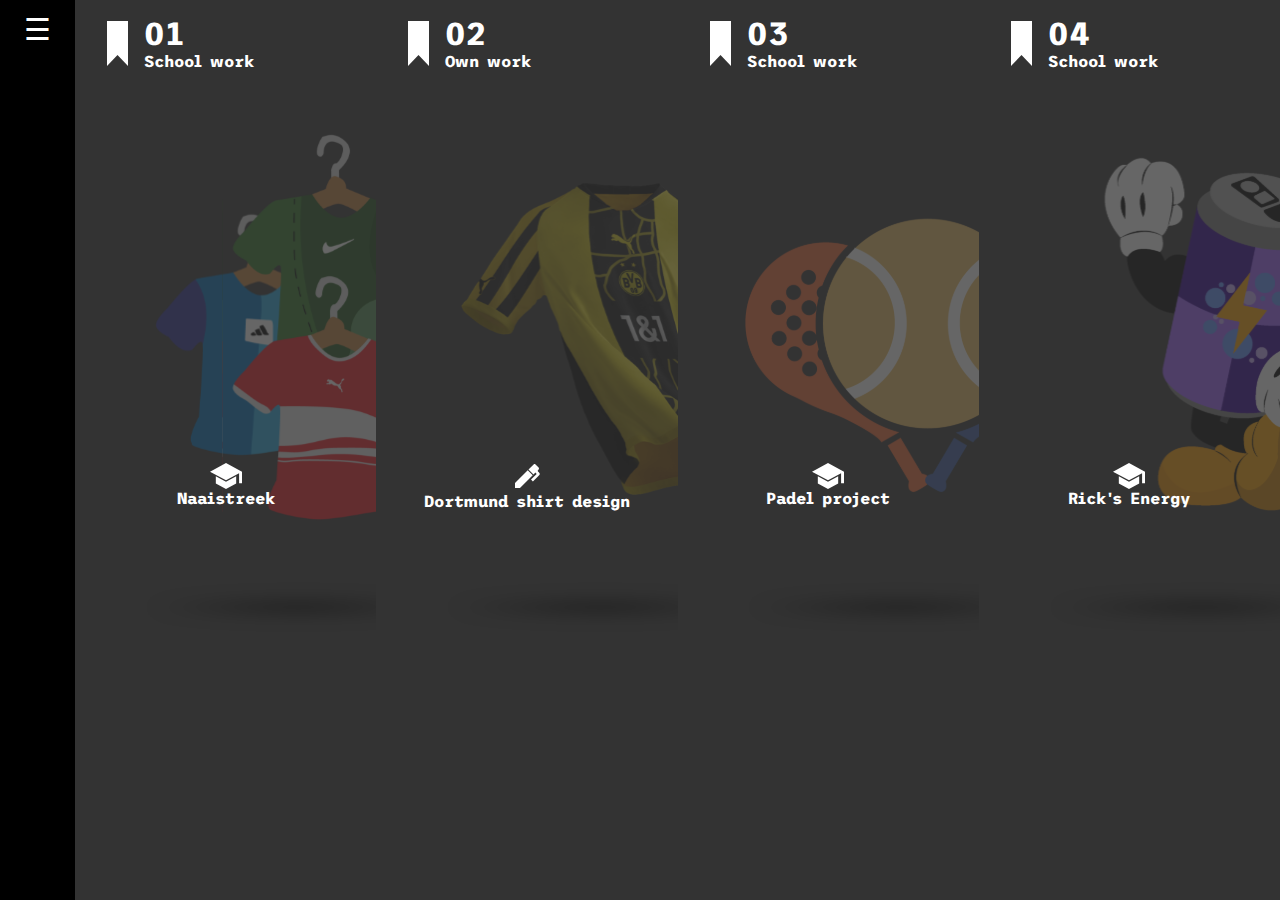
<file: index.html>
<!DOCTYPE html>
<html lang="en">
  <head>
    <meta charset="UTF-8" />
    <meta name="viewport" content="width=device-width, initial-scale=1.0" />
    <title>Portfolio | Rick Beukman</title>
    <link rel="icon" type="image/x-icon" href="./img/websiteicon.png" />
    <link rel="stylesheet" href="./css/style.css" />
    <link
      href="https://fonts.googleapis.com/css2?family=Trispace:wght@100..800&display=swap"
      rel="stylesheet"
    />
  </head>
  <body>
    <main>
      <div id="mySidenav" class="sidenav">
        <a class="closebtn" onclick="closeNav()">&times;</a>
        <a href="index.html">HO - Home</a>
        <br />
        <a href="naaistreek.html">01 - Naaistreek</a>
        <a href="bvbkit.html">02 - Dortmund</a>
        <a href="padel.html">03 - Padel</a>
        <a href="energy.html">04 - Rick's Energy</a>
        <a href="boekenapp.html">05 - Kinderboeken app</a>
        <a href="deside.html">06 - Deside. podcast</a>
        <a href="ekapp.html">07 - EK app</a>
        <a href="hondenapp.html">08 - Honden app</a>
        <a href="jazz.html">09 - Jazz website</a>
        <a href="shirtapp.html">10 - Voetbalshirt app</a>
        <br />
        <a href="about.html">AB - About</a>
        <br ><br/><br ><br/><br/>
        <br/><br/>

      </div>
      <nav class="main-navigation">
        <span
          style="
            font-size: 30px;
            cursor: pointer;
            color: white;
            margin-top: 0.4em;
          "
          onclick="openNav()"
          >&#9776;</span
        >
      </nav>

      <a class="blok blok1" href="naaistreek.html">
        <div class="title-container">
          <img src="icon/title_icon.svg" />
          <div class="title">
            <h2>01</h2>
            <h3>School work</h3>
          </div>
        </div>
        <div class="title-down">
          <img class="project-icon" src="icon/school_icon.svg" />
          <h3 class="project-title">Naaistreek</h3>
        </div>

        <div class="plaatje-container">
          <img class="plaatje" src="img/naaistreek.svg" />
          <img class="schaduw" src="icon/schaduw.svg" />
        </div>
      </a>

      <a class="blok blok1" href="bvbkit.html">
        <div class="title-container">
          <img src="icon/title_icon.svg" />
          <div class="title">
            <h2>02</h2>
            <h3>Own work</h3>
          </div>
        </div>
        <div class="title-down">
          <img class="project-icon" src="icon/work_icon.svg" />
          <h3 class="project-title">Dortmund shirt design</h3>
        </div>

        <div class="plaatje-container">
          <img class="plaatje" src="img/bvbkit.svg" />
          <img class="schaduw" src="icon/schaduw.svg" />
        </div>
      </a>

      <a class="blok blok1" href="padel.html">
        <div class="title-container">
          <img src="icon/title_icon.svg" />
          <div class="title">
            <h2>03</h2>
            <h3>School work</h3>
          </div>
        </div>
        <div class="title-down">
          <img class="project-icon" src="icon/school_icon.svg" />
          <h3 class="project-title">Padel project</h3>
        </div>

        <div class="plaatje-container">
          <img class="plaatje" src="img/padelproject.svg" />
          <img class="schaduw" src="icon/schaduw.svg" />
        </div>
      </a>

      <a class="blok blok1" href="naaistreek.html">
        <div class="title-container">
          <img src="icon/title_icon.svg" />
          <div class="title">
            <h2>04</h2>
            <h3>School work</h3>
          </div>
        </div>
        <div class="title-down">
          <img class="project-icon" src="icon/school_icon.svg" />
          <h3 class="project-title">Rick's Energy</h3>
        </div>

        <div class="plaatje-container">
          <img class="plaatje" src="img/ricksenergy.svg" />
          <img class="schaduw" src="icon/schaduw.svg" />
        </div>
      </a>
    </main>
    <script src="script.js"></script>
  </body>
</html>
</file>
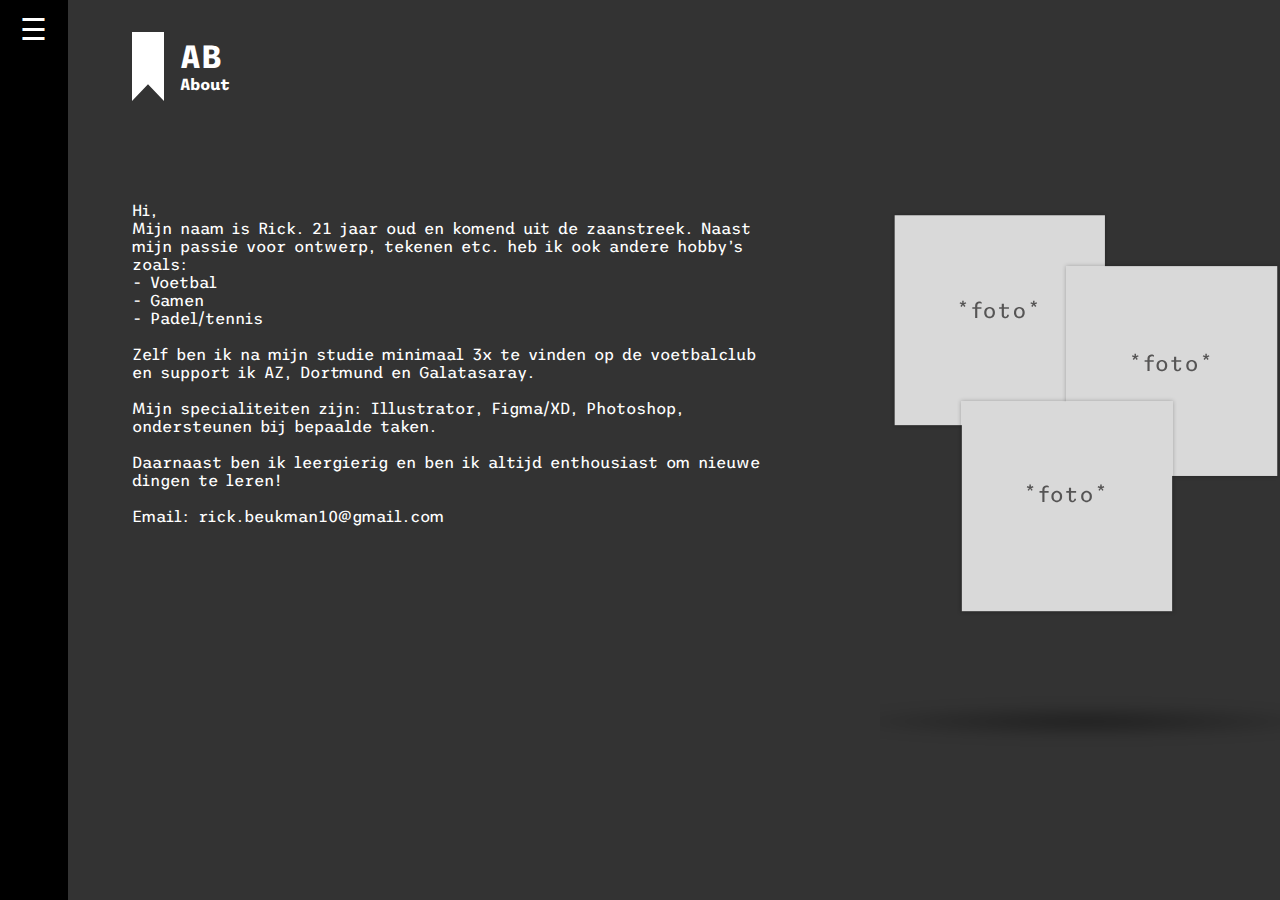
<file: about.html>
<!DOCTYPE html>
<html lang="en">
  <head>
    <meta charset="UTF-8" />
    <meta name="viewport" content="width=device-width, initial-scale=1.0" />
    <title>Portfolio | Rick Beukman</title>
    <link rel="icon" type="image/x-icon" href="./img/websiteicon.png">
    <link rel="stylesheet" href="./css/style.css" />
    <link href="https://fonts.googleapis.com/css2?family=Trispace:wght@100..800&display=swap" rel="stylesheet">
    
  </head>
  <body>
    <main>
      <div id="mySidenav" class="sidenav">
        <a class="closebtn" onclick="closeNav()">&times;</a>
        <a href="index.html">HO - Home</a>
        <br />
        <a href="naaistreek.html">01 - Naaistreek</a>
        <a href="bvbkit.html">02 - Dortmund</a>
        <a href="padel.html">03 - Padel</a>
        <a href="energy.html">04 - Rick's Energy</a>
        <a href="boekenapp.html">05 - Kinderboeken app</a>
        <a href="deside.html">06 - Deside. podcast</a>
        <a href="ekapp.html">07 - EK app</a>
        <a href="hondenapp.html">08 - Honden app</a>
        <a href="jazz.html">09 - Jazz website</a>
        <a href="shirtapp.html">10 - Voetbalshirt app</a>
        <br />
        <a href="about.html">AB - About</a>
        <br ><br/><br ><br/><br/>
        <br/><br/>

      </div>
      <nav class="main-navigation">    
          <span style="font-size:30px;cursor:pointer; color: white; margin-top: 0.4em;" onclick="openNav()">&#9776;</span>
      </nav>

    </div>
      <section class="product-section">
        <div class="product-container2">
            <div class="scrollbar2">
                <img class="scrollable-image2" src="img/fotosabout.svg">
                </div>
            </div>
     
        <div class="content-container">
        <div class="product-title">
            <img class="vaantje" src="icon/title_icon.svg">
            <div class="product-description">
                <h2>AB</h2>
                <h3>About</h3>
            </div>
        </div>
        <br><br>
        <div>
            <p>
              Hi, <br>
Mijn naam is Rick. 21 jaar oud en komend uit de zaanstreek. Naast mijn passie voor ontwerp, tekenen etc. heb ik ook andere hobby’s zoals:<br>
- Voetbal <br>
- Gamen <br>
- Padel/tennis <br>
<br>
Zelf ben ik na mijn studie minimaal 3x te vinden op de voetbalclub en support ik AZ, Dortmund en Galatasaray. <br>
<br>
Mijn specialiteiten zijn: Illustrator, Figma/XD, Photoshop, ondersteunen bij bepaalde taken. <br>
<br>
Daarnaast ben ik leergierig en ben ik altijd enthousiast om nieuwe dingen te leren! <br>
<br>
Email: rick.beukman10@gmail.com
            </p>
        </div>
    </div>
      </section>
      
    </div>
    </main>
    <script src="script.js"></script>
  </body>
</html>
</file>
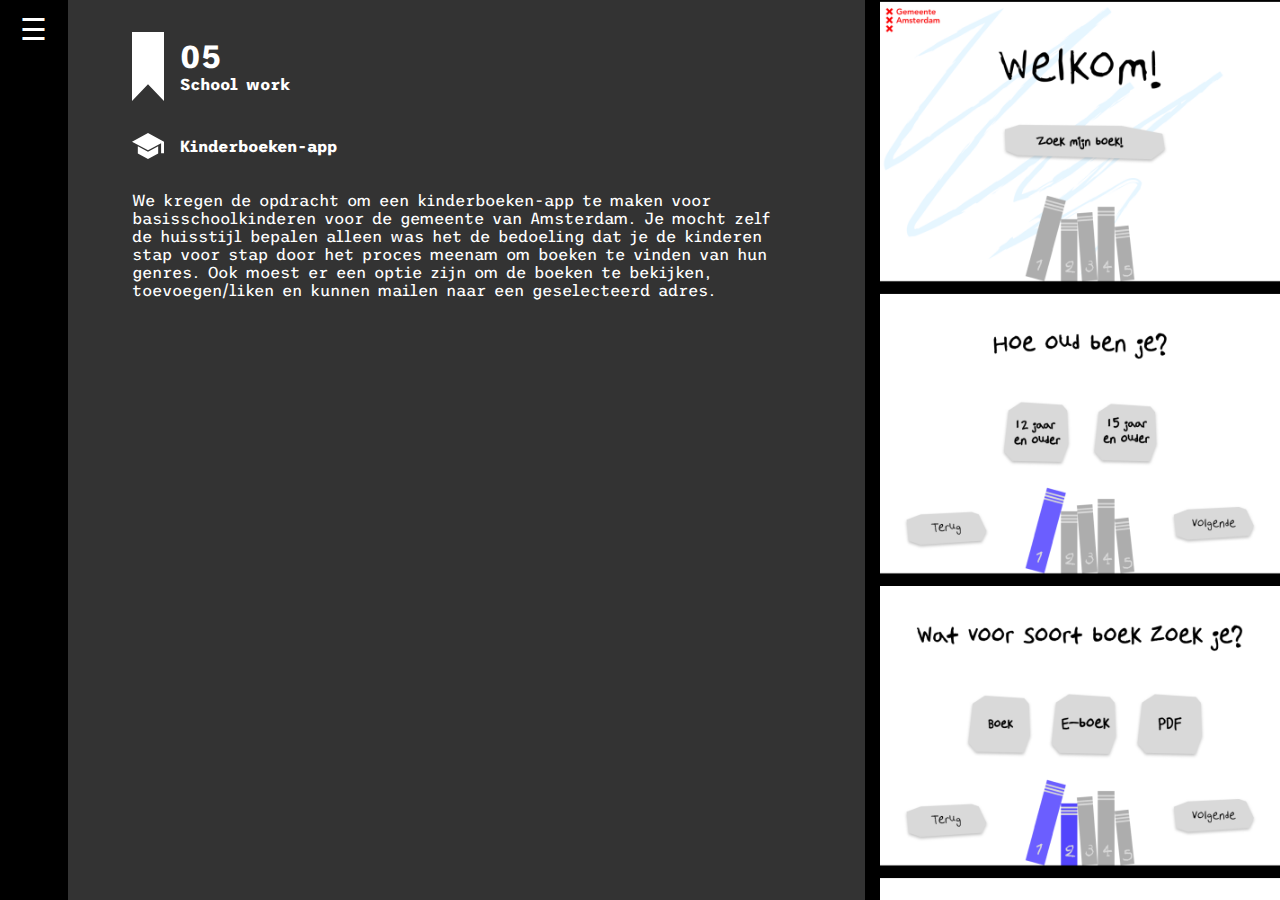
<file: boekenapp.html>
<!DOCTYPE html>
<html lang="en">
  <head>
    <meta charset="UTF-8" />
    <meta name="viewport" content="width=device-width, initial-scale=1.0" />
    <title>Portfolio | Rick Beukman</title>
    <link rel="icon" type="image/x-icon" href="./img/websiteicon.png">
    <link rel="stylesheet" href="./css/style.css" />
    <link href="https://fonts.googleapis.com/css2?family=Trispace:wght@100..800&display=swap" rel="stylesheet">
    
  </head>
  <body>
    <main>
      <div id="mySidenav" class="sidenav">
        <a class="closebtn" onclick="closeNav()">&times;</a>
        <a href="index.html">HO - Home</a>
        <br />
        <a href="naaistreek.html">01 - Naaistreek</a>
        <a href="bvbkit.html">02 - Dortmund</a>
        <a href="padel.html">03 - Padel</a>
        <a href="energy.html">04 - Rick's Energy</a>
        <a href="boekenapp.html">05 - Kinderboeken app</a>
        <a href="deside.html">06 - Deside. podcast</a>
        <a href="ekapp.html">07 - EK app</a>
        <a href="hondenapp.html">08 - Honden app</a>
        <a href="jazz.html">09 - Jazz website</a>
        <a href="shirtapp.html">10 - Voetbalshirt app</a>
        <br />
        <a href="about.html">AB - About</a>
        <br ><br/><br ><br/><br/>
        <br/><br/>

      </div>
      <nav class="main-navigation">    
          <span style="font-size:30px;cursor:pointer; color: white; margin-top: 0.4em;" onclick="openNav()">&#9776;</span>
      </nav>

    </div>
      <section class="product-section">
        <div class="product-container">
            <div class="scrollbar">
                <img class="scrollable-image" src="img/boekenapp.svg">
                </div>
            </div>
     
        <div class="content-container">
        <div class="product-title">
            <img class="vaantje" src="icon/title_icon.svg">
            <div class="product-description">
                <h2>05</h2>
                <h3>School work</h3>
            </div>
        </div>

        <div class="product-title">
            <img class="vaantje" src="icon/school_icon.svg">
            <div class="product-description">
                <h3>Kinderboeken-app</h3>
            </div>
        </div>

        <div>
            <p>
                We kregen de opdracht om een kinderboeken-app te maken voor basisschoolkinderen voor de gemeente van Amsterdam. Je mocht zelf de huisstijl bepalen alleen was het de bedoeling dat je de kinderen stap voor stap door het proces meenam om boeken te vinden van hun genres. Ook moest er een optie zijn om de boeken te bekijken, toevoegen/liken en kunnen mailen naar een geselecteerd adres.
            </p>
        </div>
    </div>
      </section>
      
    </div>
    </main>
    <script src="script.js"></script>
  </body>
</html>
</file>
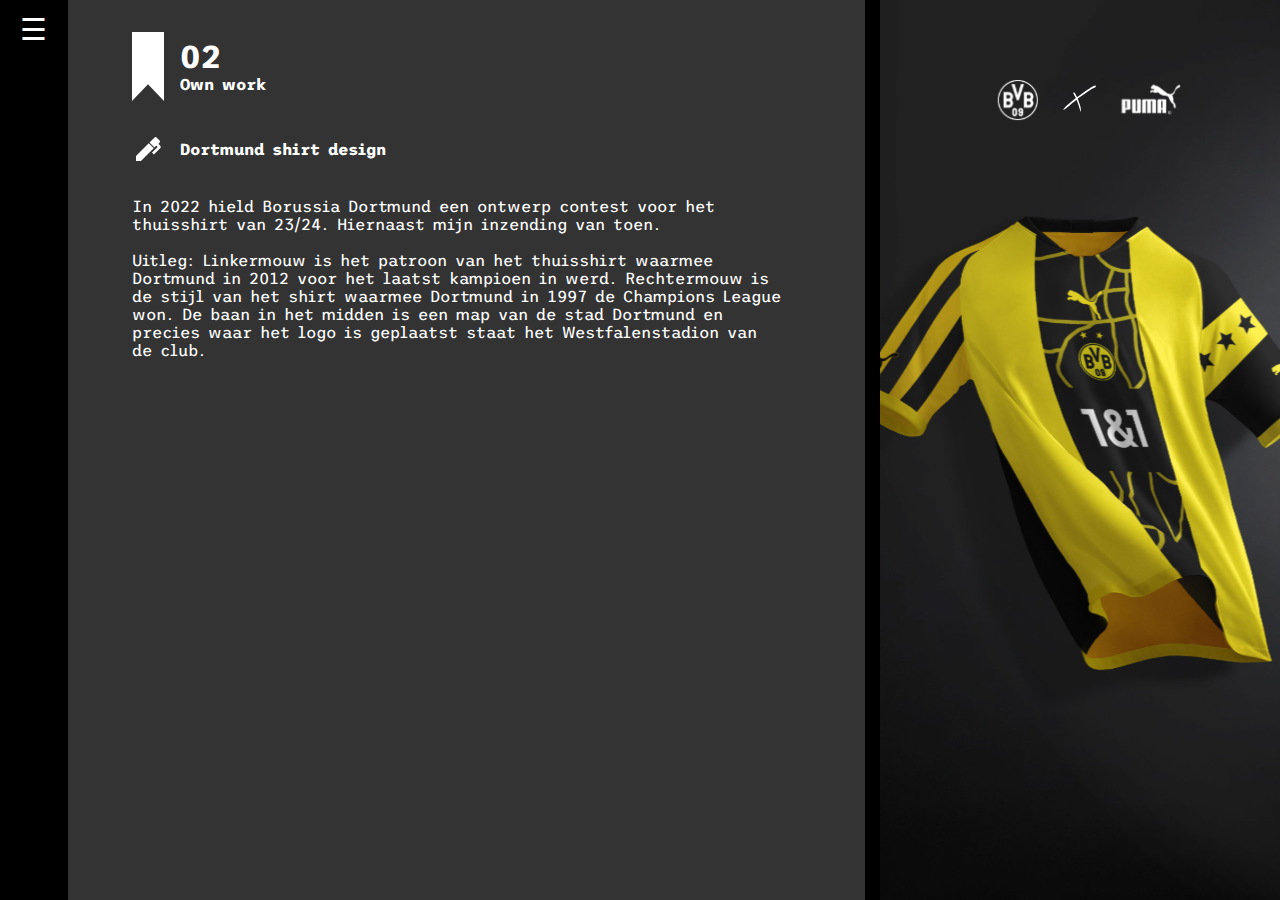
<file: bvbkit.html>
<!DOCTYPE html>
<html lang="en">
  <head>
    <meta charset="UTF-8" />
    <meta name="viewport" content="width=device-width, initial-scale=1.0" />
    <title>Portfolio | Rick Beukman</title>
    <link rel="icon" type="image/x-icon" href="./img/websiteicon.png">
    <link rel="stylesheet" href="./css/style.css" />
    <link href="https://fonts.googleapis.com/css2?family=Trispace:wght@100..800&display=swap" rel="stylesheet">
    
  </head>
  <body>
    <main>
      <div id="mySidenav" class="sidenav">
        <a class="closebtn" onclick="closeNav()">&times;</a>
        <a href="index.html">HO - Home</a>
        <br />
        <a href="naaistreek.html">01 - Naaistreek</a>
        <a href="bvbkit.html">02 - Dortmund</a>
        <a href="padel.html">03 - Padel</a>
        <a href="energy.html">04 - Rick's Energy</a>
        <a href="boekenapp.html">05 - Kinderboeken app</a>
        <a href="deside.html">06 - Deside. podcast</a>
        <a href="ekapp.html">07 - EK app</a>
        <a href="hondenapp.html">08 - Honden app</a>
        <a href="jazz.html">09 - Jazz website</a>
        <a href="shirtapp.html">10 - Voetbalshirt app</a>
        <br />
        <a href="about.html">AB - About</a>
        <br ><br/><br ><br/><br/>
        <br/><br/>

      </div>
      <nav class="main-navigation">    
          <span style="font-size:30px;cursor:pointer; color: white; margin-top: 0.4em;" onclick="openNav()">&#9776;</span>
      </nav>

    </div>
      <section class="product-section">
        <div class="product-container">
            <div class="scrollbar2">
                <img class="scrollable-image2" src="img/bvbkit2.svg">
                </div>
            </div>
     
        <div class="content-container">
        <div class="product-title">
            <img class="vaantje" src="icon/title_icon.svg">
            <div class="product-description">
                <h2>02</h2>
                <h3>Own work</h3>
            </div>
        </div>

        <div class="product-title">
            <img class="vaantje" src="icon/work_icon.svg">
            <div class="product-description">
                <h3>Dortmund shirt design</h3>
            </div>
        </div>

        <div>
            <p>
              In 2022 hield Borussia Dortmund een ontwerp contest voor het thuisshirt van 23/24. Hiernaast mijn inzending van toen. 
              <br><br>
              Uitleg: 
              Linkermouw is het patroon van het thuisshirt waarmee Dortmund in 2012 voor het laatst kampioen in werd. Rechtermouw is de stijl van het shirt waarmee Dortmund in 1997 de Champions League won. De baan in het midden is een map van de stad Dortmund en precies waar het logo is geplaatst staat het Westfalenstadion van de club.
            </p>
        </div>
    </div>
      </section>
      
    </div>
    </main>
    <script src="script.js"></script>
  </body>
</html>
</file>
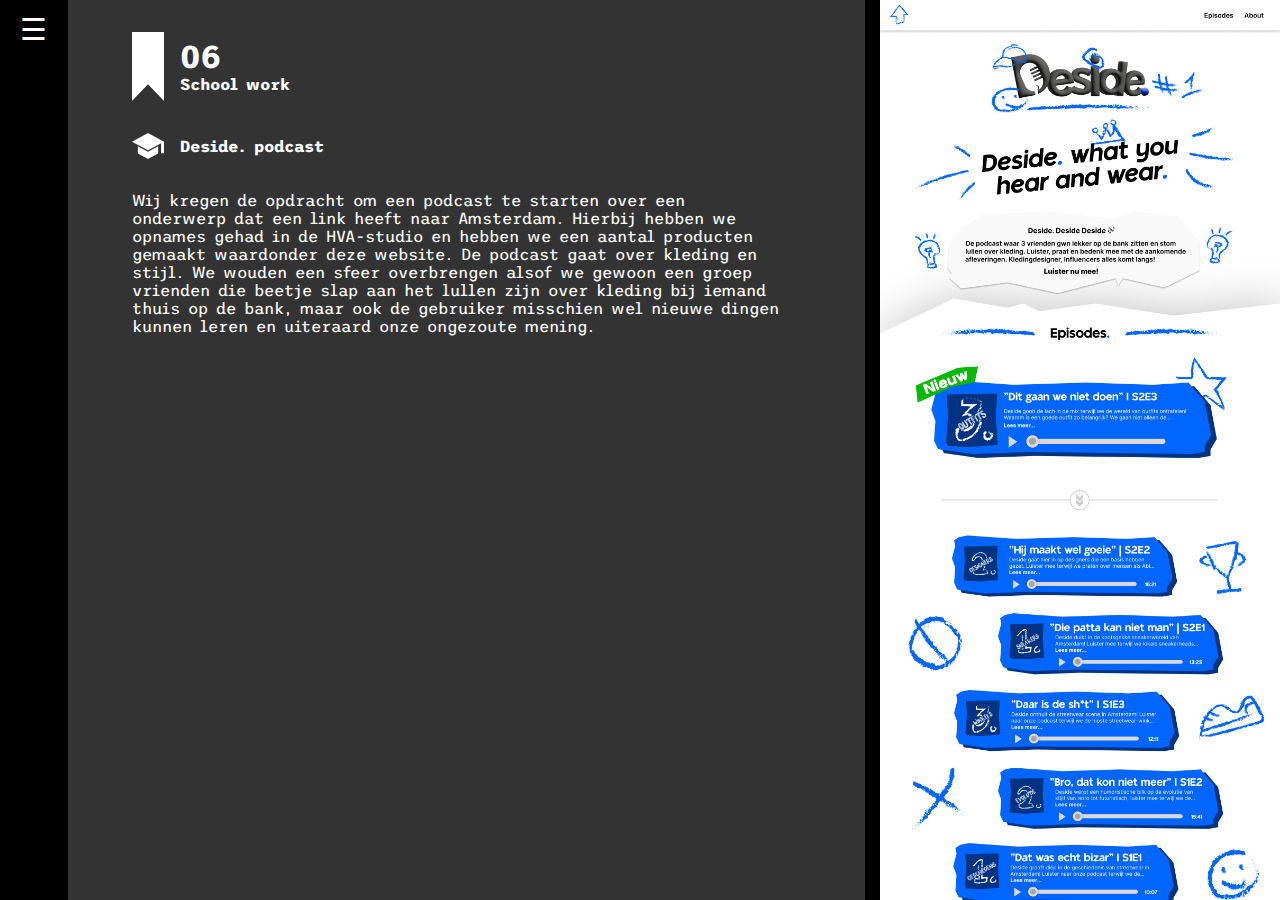
<file: deside.html>
<!DOCTYPE html>
<html lang="en">
  <head>
    <meta charset="UTF-8" />
    <meta name="viewport" content="width=device-width, initial-scale=1.0" />
    <title>Portfolio | Rick Beukman</title>
    <link rel="icon" type="image/x-icon" href="./img/websiteicon.png">
    <link rel="stylesheet" href="./css/style.css" />
    <link href="https://fonts.googleapis.com/css2?family=Trispace:wght@100..800&display=swap" rel="stylesheet">
    
  </head>
  <body>
    <main>
      <div id="mySidenav" class="sidenav">
        <a class="closebtn" onclick="closeNav()">&times;</a>
        <a href="index.html">HO - Home</a>
        <br />
        <a href="naaistreek.html">01 - Naaistreek</a>
        <a href="bvbkit.html">02 - Dortmund</a>
        <a href="padel.html">03 - Padel</a>
        <a href="energy.html">04 - Rick's Energy</a>
        <a href="boekenapp.html">05 - Kinderboeken app</a>
        <a href="deside.html">06 - Deside. podcast</a>
        <a href="ekapp.html">07 - EK app</a>
        <a href="hondenapp.html">08 - Honden app</a>
        <a href="jazz.html">09 - Jazz website</a>
        <a href="shirtapp.html">10 - Voetbalshirt app</a>
        <br />
        <a href="about.html">AB - About</a>
        <br ><br/><br ><br/><br/>
        <br/><br/>

      </div>
      <nav class="main-navigation">    
          <span style="font-size:30px;cursor:pointer; color: white; margin-top: 0.4em;" onclick="openNav()">&#9776;</span>
      </nav>

    </div>
      <section class="product-section">
        <div class="product-container">
            <div class="scrollbar">
                <img class="scrollable-image" src="img/deside.svg">
                </div>
            </div>
     
        <div class="content-container">
        <div class="product-title">
            <img class="vaantje" src="icon/title_icon.svg">
            <div class="product-description">
                <h2>06</h2>
                <h3>School work</h3>
            </div>
        </div>

        <div class="product-title">
            <img class="vaantje" src="icon/school_icon.svg">
            <div class="product-description">
                <h3>Deside. podcast</h3>
            </div>
        </div>

        <div>
            <p>
                Wij kregen de opdracht om een podcast te starten over een onderwerp dat een link heeft naar Amsterdam. Hierbij hebben we opnames gehad in de HVA-studio en hebben we een aantal producten gemaakt waardonder deze website. De podcast gaat over kleding en stijl. We wouden een sfeer overbrengen alsof we gewoon een groep vrienden die beetje slap aan het lullen zijn over kleding bij iemand thuis op de bank, maar ook de gebruiker misschien wel nieuwe dingen kunnen leren en uiteraard onze ongezoute mening.
            </p>
        </div>
    </div>
      </section>
      
    </div>
    </main>
    <script src="script.js"></script>
  </body>
</html>
</file>
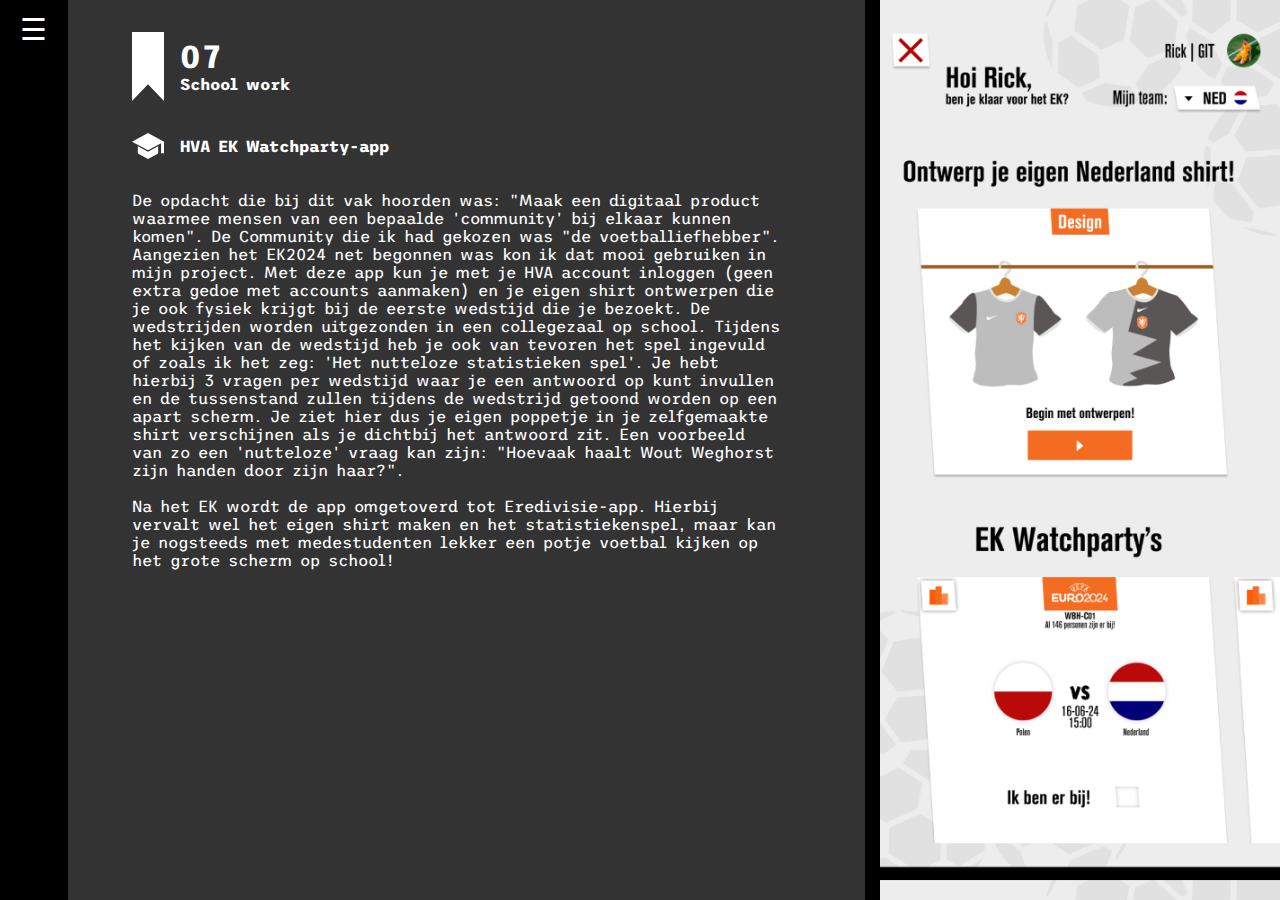
<file: ekapp.html>
<!DOCTYPE html>
<html lang="en">
  <head>
    <meta charset="UTF-8" />
    <meta name="viewport" content="width=device-width, initial-scale=1.0" />
    <title>Portfolio | Rick Beukman</title>
    <link rel="icon" type="image/x-icon" href="./img/websiteicon.png">
    <link rel="stylesheet" href="./css/style.css" />
    <link href="https://fonts.googleapis.com/css2?family=Trispace:wght@100..800&display=swap" rel="stylesheet">
    
  </head>
  <body>
    <main>
      <div id="mySidenav" class="sidenav">
        <a class="closebtn" onclick="closeNav()">&times;</a>
        <a href="index.html">HO - Home</a>
        <br />
        <a href="naaistreek.html">01 - Naaistreek</a>
        <a href="bvbkit.html">02 - Dortmund</a>
        <a href="padel.html">03 - Padel</a>
        <a href="energy.html">04 - Rick's Energy</a>
        <a href="boekenapp.html">05 - Kinderboeken app</a>
        <a href="deside.html">06 - Deside. podcast</a>
        <a href="ekapp.html">07 - EK app</a>
        <a href="hondenapp.html">08 - Honden app</a>
        <a href="jazz.html">09 - Jazz website</a>
        <a href="shirtapp.html">10 - Voetbalshirt app</a>
        <br />
        <a href="about.html">AB - About</a>
        <br ><br/><br ><br/><br/>
        <br/><br/>

      </div>
      <nav class="main-navigation">    
          <span style="font-size:30px;cursor:pointer; color: white; margin-top: 0.4em;" onclick="openNav()">&#9776;</span>
      </nav>

    </div>
      <section class="product-section">
        <div class="product-container">
            <div class="scrollbar">
                <img class="scrollable-image" src="img/ekapp.svg">
                </div>
            </div>
     
        <div class="content-container">
        <div class="product-title">
            <img class="vaantje" src="icon/title_icon.svg">
            <div class="product-description">
                <h2>07</h2>
                <h3>School work</h3>
            </div>
        </div>

        <div class="product-title">
            <img class="vaantje" src="icon/school_icon.svg">
            <div class="product-description">
                <h3>HVA EK Watchparty-app</h3>
            </div>
        </div>

        <div>
            <p>
                De opdacht die bij dit vak hoorden was: "Maak een digitaal product waarmee mensen van een bepaalde 'community' bij elkaar kunnen komen". De Community die ik had gekozen was "de voetballiefhebber". Aangezien het EK2024 net begonnen was kon ik dat mooi gebruiken in mijn project. Met deze app kun je met je HVA account inloggen (geen extra gedoe met accounts aanmaken) en je eigen shirt ontwerpen die je ook fysiek krijgt bij de eerste wedstijd die je bezoekt. De wedstrijden worden uitgezonden in een collegezaal op school. Tijdens het kijken van de wedstijd heb je ook van tevoren het spel ingevuld of zoals ik het zeg: 'Het nutteloze statistieken spel'. Je hebt hierbij 3 vragen per wedstijd waar je een antwoord op kunt invullen en de tussenstand zullen tijdens de wedstrijd getoond worden op een apart scherm. Je ziet hier dus je eigen poppetje in je zelfgemaakte shirt verschijnen als je dichtbij het antwoord zit. Een voorbeeld van zo een 'nutteloze' vraag kan zijn: "Hoevaak haalt Wout Weghorst zijn handen door zijn haar?".<br/><br/> Na het EK wordt de app omgetoverd tot Eredivisie-app. Hierbij vervalt wel het eigen shirt maken en het statistiekenspel, maar kan je nogsteeds met medestudenten lekker een potje voetbal kijken op het grote scherm op school!  
            </p>
        </div>
    </div>
      </section>
      
    </div>
    </main>
    <script src="script.js"></script>
  </body>
</html>
</file>
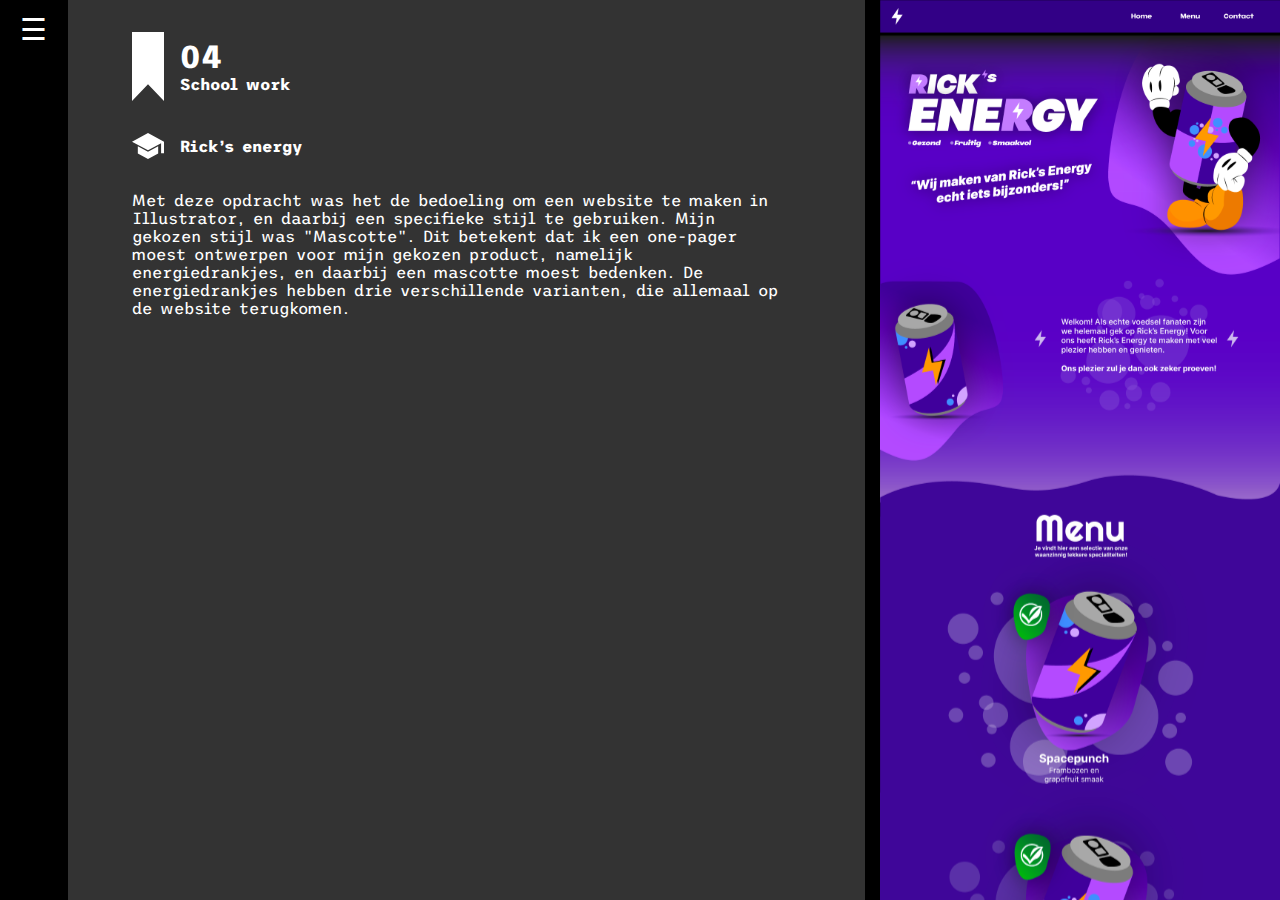
<file: energy.html>
<!DOCTYPE html>
<html lang="en">
  <head>
    <meta charset="UTF-8" />
    <meta name="viewport" content="width=device-width, initial-scale=1.0" />
    <title>Portfolio | Rick Beukman</title>
    <link rel="icon" type="image/x-icon" href="./img/websiteicon.png">
    <link rel="stylesheet" href="./css/style.css" />
    <link href="https://fonts.googleapis.com/css2?family=Trispace:wght@100..800&display=swap" rel="stylesheet">
    
  </head>
  <body>
    <main>
      <div id="mySidenav" class="sidenav">
        <a class="closebtn" onclick="closeNav()">&times;</a>
        <a href="index.html">HO - Home</a>
        <br />
        <a href="naaistreek.html">01 - Naaistreek</a>
        <a href="bvbkit.html">02 - Dortmund</a>
        <a href="padel.html">03 - Padel</a>
        <a href="energy.html">04 - Rick's Energy</a>
        <a href="boekenapp.html">05 - Kinderboeken app</a>
        <a href="deside.html">06 - Deside. podcast</a>
        <a href="ekapp.html">07 - EK app</a>
        <a href="hondenapp.html">08 - Honden app</a>
        <a href="jazz.html">09 - Jazz website</a>
        <a href="shirtapp.html">10 - Voetbalshirt app</a>
        <br />
        <a href="about.html">AB - About</a>
        <br ><br/><br ><br/><br/>
        <br/><br/>

      </div>
  <nav class="main-navigation">    
      <span style="font-size:30px;cursor:pointer; color: white; margin-top: 0.4em;" onclick="openNav()">&#9776;</span>
  </nav>

    </div>
      <section class="product-section">
        <div class="product-container">
            <div class="scrollbar">
                <img class="scrollable-image" src="img/energywebsite.svg">
                </div>
            </div>
     
        <div class="content-container">
        <div class="product-title">
            <img class="vaantje" src="icon/title_icon.svg">
            <div class="product-description">
                <h2>04</h2>
                <h3>School work</h3>
            </div>
        </div>

        <div class="product-title">
            <img class="vaantje" src="icon/school_icon.svg">
            <div class="product-description">
                <h3>Rick’s energy</h3>
            </div>
        </div>

        <div>
            <p>
                Met deze opdracht was het de bedoeling om een website te maken in Illustrator, en daarbij een specifieke stijl te gebruiken. Mijn gekozen stijl was "Mascotte". Dit betekent dat ik een one-pager moest ontwerpen voor mijn gekozen product, namelijk energiedrankjes, en daarbij een mascotte moest bedenken. De energiedrankjes hebben drie verschillende varianten, die allemaal op de website terugkomen. 
            </p>
        
        </div>
    </div>
      </section>
      
    </div>
    </main>
    <script src="script.js"></script>
  </body>
</html>
</file>
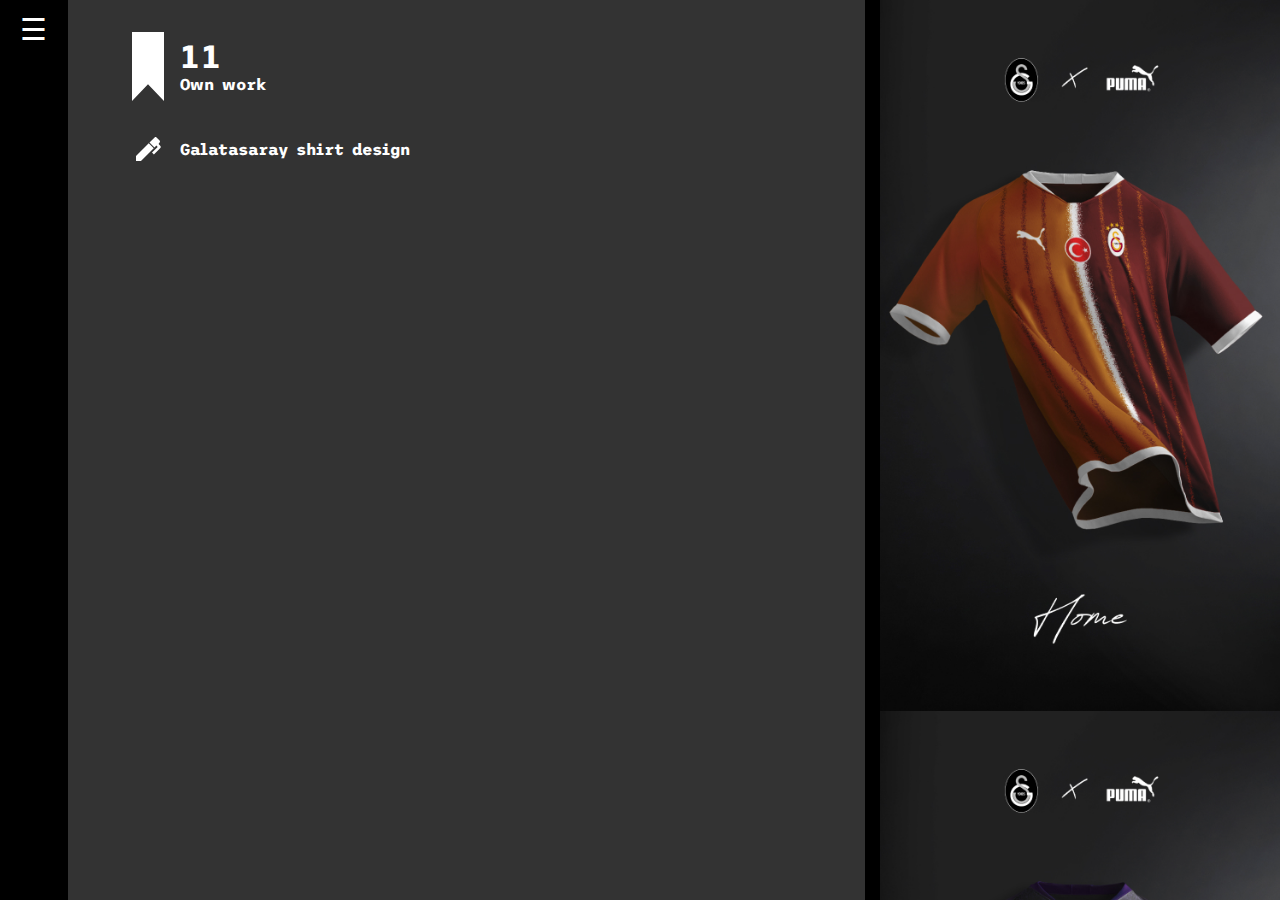
<file: galakit.html>
<!DOCTYPE html>
<html lang="en">
  <head>
    <meta charset="UTF-8" />
    <meta name="viewport" content="width=device-width, initial-scale=1.0" />
    <title>Portfolio | Rick Beukman</title>
    <link rel="icon" type="image/x-icon" href="./img/websiteicon.png">
    <link rel="stylesheet" href="./css/style.css" />
    <link href="https://fonts.googleapis.com/css2?family=Trispace:wght@100..800&display=swap" rel="stylesheet">
    
  </head>
  <body>
    <main>
      <div id="mySidenav" class="sidenav">
        <a class="closebtn" onclick="closeNav()">&times;</a>
        <a href="index.html">HO - Home</a>
        <br />
        <a href="naaistreek.html">01 - Naaistreek</a>
        <a href="bvbkit.html">02 - Dortmund</a>
        <a href="padel.html">03 - Padel</a>
        <a href="energy.html">04 - Rick's Energy</a>
        <a href="boekenapp.html">05 - Kinderboeken app</a>
        <a href="deside.html">06 - Deside. podcast</a>
        <a href="ekapp.html">07 - EK app</a>
        <a href="hondenapp.html">08 - Honden app</a>
        <a href="jazz.html">09 - Jazz website</a>
        <a href="azkit.html">10 - AZ shirt</a>
        <a href="galakit.html">11 - Galatasaray shirt</a>
        <br />
        <a href="about.html">AB - About</a>
        <br ><br/><br ><br/><br/>
        <br/><br/>

      </div>
      <nav class="main-navigation">    
          <span style="font-size:30px;cursor:pointer; color: white; margin-top: 0.4em;" onclick="openNav()">&#9776;</span>
      </nav>

    </div>
      <section class="product-section">
        <div class="product-container">
            <div class="scrollbar2">
                <img class="scrollable-image" src="img/galashirts.svg">
                </div>
            </div>
     
        <div class="content-container">
        <div class="product-title">
            <img class="vaantje" src="icon/title_icon.svg">
            <div class="product-description">
                <h2>11</h2>
                <h3>Own work</h3>
            </div>
        </div>

        <div class="product-title">
            <img class="vaantje" src="icon/work_icon.svg">
            <div class="product-description">
                <h3>Galatasaray shirt design</h3>
            </div>
        </div>

        
    </div>
      </section>
      
    </div>
    </main>
    <script src="script.js"></script>
  </body>
</html>
</file>
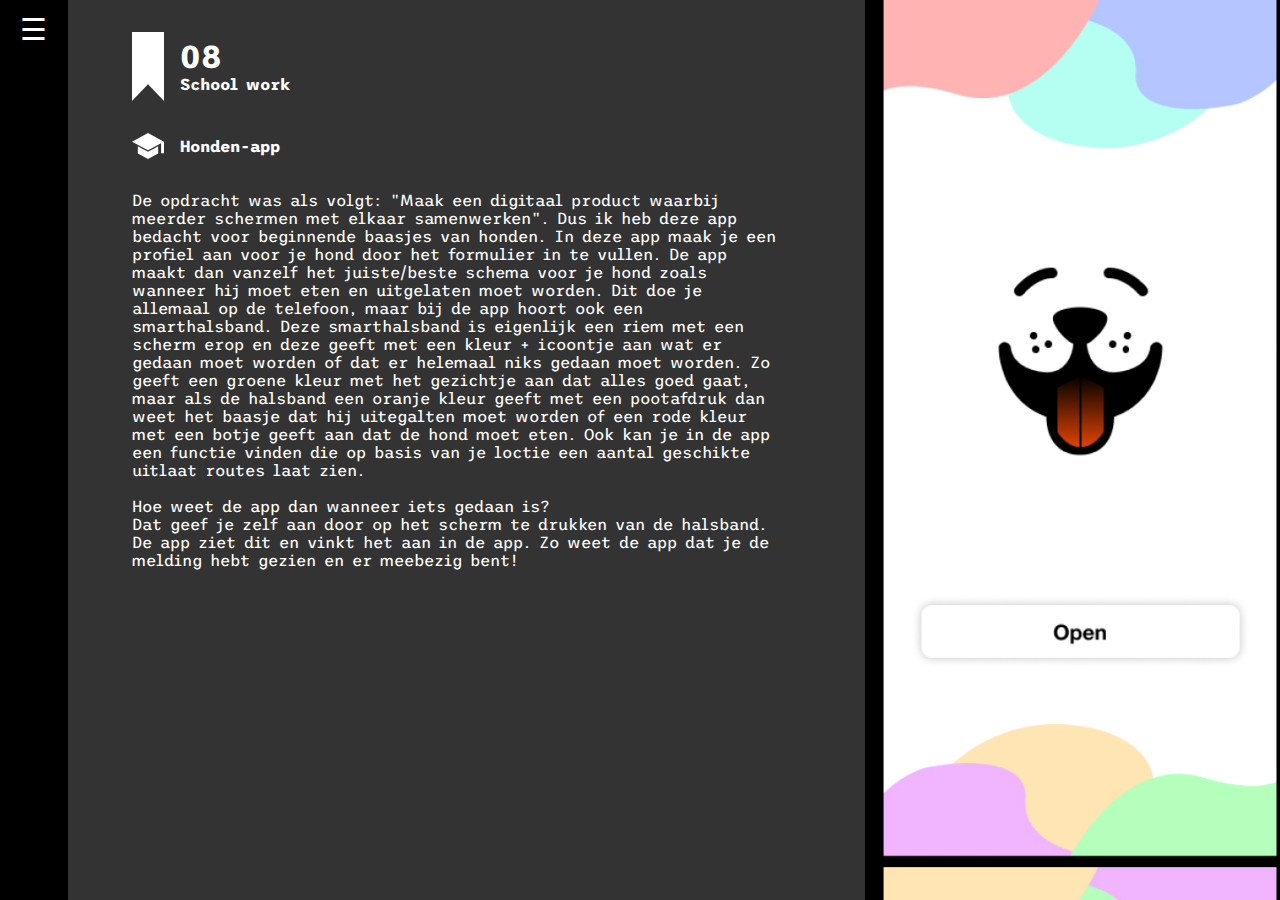
<file: hondenapp.html>
<!DOCTYPE html>
<html lang="en">
  <head>
    <meta charset="UTF-8" />
    <meta name="viewport" content="width=device-width, initial-scale=1.0" />
    <title>Portfolio | Rick Beukman</title>
    <link rel="icon" type="image/x-icon" href="./img/websiteicon.png">
    <link rel="stylesheet" href="./css/style.css" />
    <link href="https://fonts.googleapis.com/css2?family=Trispace:wght@100..800&display=swap" rel="stylesheet">
    
  </head>
  <body>
    <main>
      <div id="mySidenav" class="sidenav">
        <a class="closebtn" onclick="closeNav()">&times;</a>
        <a href="index.html">HO - Home</a>
        <br />
        <a href="naaistreek.html">01 - Naaistreek</a>
        <a href="bvbkit.html">02 - Dortmund</a>
        <a href="padel.html">03 - Padel</a>
        <a href="energy.html">04 - Rick's Energy</a>
        <a href="boekenapp.html">05 - Kinderboeken app</a>
        <a href="deside.html">06 - Deside. podcast</a>
        <a href="ekapp.html">07 - EK app</a>
        <a href="hondenapp.html">08 - Honden app</a>
        <a href="jazz.html">09 - Jazz website</a>
        <a href="shirtapp.html">10 - Voetbalshirt app</a>
        <br />
        <a href="about.html">AB - About</a>
        <br ><br/><br ><br/><br/>
        <br/><br/>

      </div>
      <nav class="main-navigation">    
          <span style="font-size:30px;cursor:pointer; color: white; margin-top: 0.4em;" onclick="openNav()">&#9776;</span>
      </nav>

    </div>
      <section class="product-section">
        <div class="product-container">
            <div class="scrollbar">
                <img class="scrollable-image" src="img/hondenapp.svg">
                </div>
            </div>
     
        <div class="content-container">
        <div class="product-title">
            <img class="vaantje" src="icon/title_icon.svg">
            <div class="product-description">
                <h2>08</h2>
                <h3>School work</h3>
            </div>
        </div>

        <div class="product-title">
            <img class="vaantje" src="icon/school_icon.svg">
            <div class="product-description">
                <h3>Honden-app</h3>
            </div>
        </div>

        <div>
            <p>
                De opdracht was als volgt: "Maak een digitaal product waarbij meerder schermen met elkaar samenwerken". Dus ik heb deze app bedacht voor beginnende baasjes van honden. In deze app maak je een profiel aan voor je hond door het formulier in te vullen. De app maakt dan vanzelf het juiste/beste schema voor je hond zoals wanneer hij moet eten en uitgelaten moet worden. Dit doe je allemaal op de telefoon, maar bij de app hoort ook een smarthalsband. Deze smarthalsband is eigenlijk een riem met een scherm erop en deze geeft met een kleur + icoontje aan wat er gedaan moet worden of dat er helemaal niks gedaan moet worden. Zo geeft een groene kleur met het gezichtje aan dat alles goed gaat, maar als de halsband een oranje kleur geeft met een pootafdruk dan weet het baasje dat hij uitegalten moet worden of een rode kleur met een botje geeft aan dat de hond moet eten. Ook kan je in de app een functie vinden die op basis van je loctie een aantal geschikte uitlaat routes laat zien.<br/><br/>Hoe weet de app dan wanneer iets gedaan is?<br/>Dat geef je zelf aan door op het scherm te drukken van de halsband. De app ziet dit en vinkt het aan in de app. Zo weet de app dat je de melding hebt gezien en er meebezig bent!
            </p>
        </div>
    </div>
      </section>
      
    </div>
    </main>
    <script src="script.js"></script>
  </body>
</html>
</file>
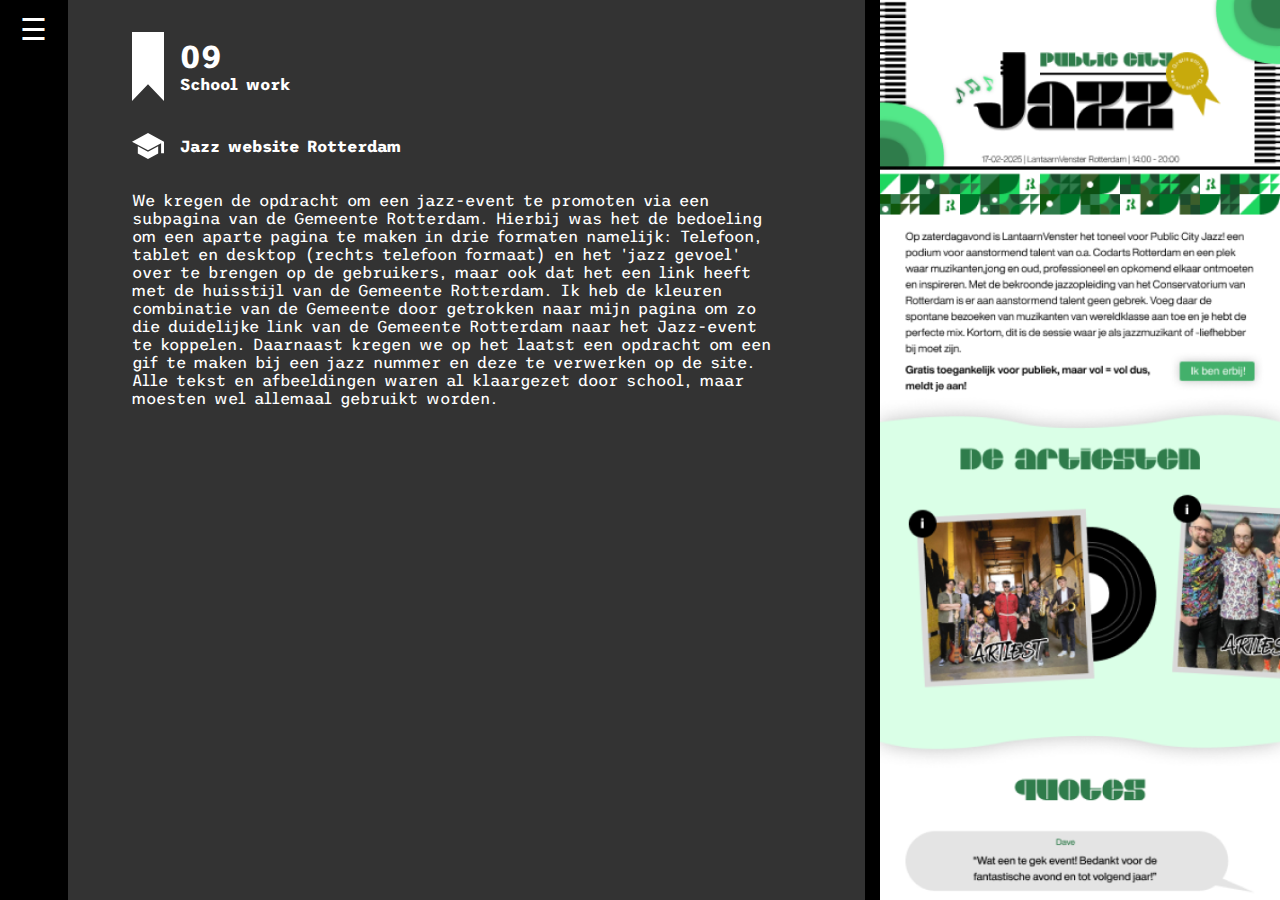
<file: jazz.html>
<!DOCTYPE html>
<html lang="en">
  <head>
    <meta charset="UTF-8" />
    <meta name="viewport" content="width=device-width, initial-scale=1.0" />
    <title>Portfolio | Rick Beukman</title>
    <link rel="icon" type="image/x-icon" href="./img/websiteicon.png">
    <link rel="stylesheet" href="./css/style.css" />
    <link href="https://fonts.googleapis.com/css2?family=Trispace:wght@100..800&display=swap" rel="stylesheet">
    
  </head>
  <body>
    <main>
      <div id="mySidenav" class="sidenav">
        <a class="closebtn" onclick="closeNav()">&times;</a>
        <a href="index.html">HO - Home</a>
        <br />
        <a href="naaistreek.html">01 - Naaistreek</a>
        <a href="bvbkit.html">02 - Dortmund</a>
        <a href="padel.html">03 - Padel</a>
        <a href="energy.html">04 - Rick's Energy</a>
        <a href="boekenapp.html">05 - Kinderboeken app</a>
        <a href="deside.html">06 - Deside. podcast</a>
        <a href="ekapp.html">07 - EK app</a>
        <a href="hondenapp.html">08 - Honden app</a>
        <a href="jazz.html">09 - Jazz website</a>
        <a href="shirtapp.html">10 - Voetbalshirt app</a>
        <br />
        <a href="about.html">AB - About</a>
        <br ><br/><br ><br/><br/>
        <br/><br/>

      </div>
      <nav class="main-navigation">    
          <span style="font-size:30px;cursor:pointer; color: white; margin-top: 0.4em;" onclick="openNav()">&#9776;</span>
      </nav>

    </div>
      <section class="product-section">
        <div class="product-container">
            <div class="scrollbar">
                <img class="scrollable-image" src="img/iPhone 13 mini - 12 1.png">
                </div>
            </div>
     
        <div class="content-container">
        <div class="product-title">
            <img class="vaantje" src="icon/title_icon.svg">
            <div class="product-description">
                <h2>09</h2>
                <h3>School work</h3>
            </div>
        </div>

        <div class="product-title">
            <img class="vaantje" src="icon/school_icon.svg">
            <div class="product-description">
                <h3>Jazz website Rotterdam</h3>
            </div>
        </div>

        <div>
            <p>
                We kregen de opdracht om een jazz-event te promoten via een subpagina van de Gemeente Rotterdam. Hierbij was het de bedoeling om een aparte pagina te maken in drie formaten namelijk: Telefoon, tablet en desktop (rechts telefoon formaat) en het 'jazz gevoel' over te brengen op de gebruikers, maar ook dat het een link heeft met de huisstijl van de Gemeente Rotterdam. Ik heb de kleuren combinatie van de Gemeente door getrokken naar mijn pagina om zo die duidelijke link van de Gemeente Rotterdam naar het Jazz-event te koppelen. Daarnaast kregen we op het laatst een opdracht om een gif te maken bij een jazz nummer en deze te verwerken op de site. Alle tekst en afbeeldingen waren al klaargezet door school, maar moesten wel allemaal gebruikt worden.
            </p>
        </div>
    </div>
      </section>
      
    </div>
    </main>
    <script src="script.js"></script>
  </body>
</html>
</file>
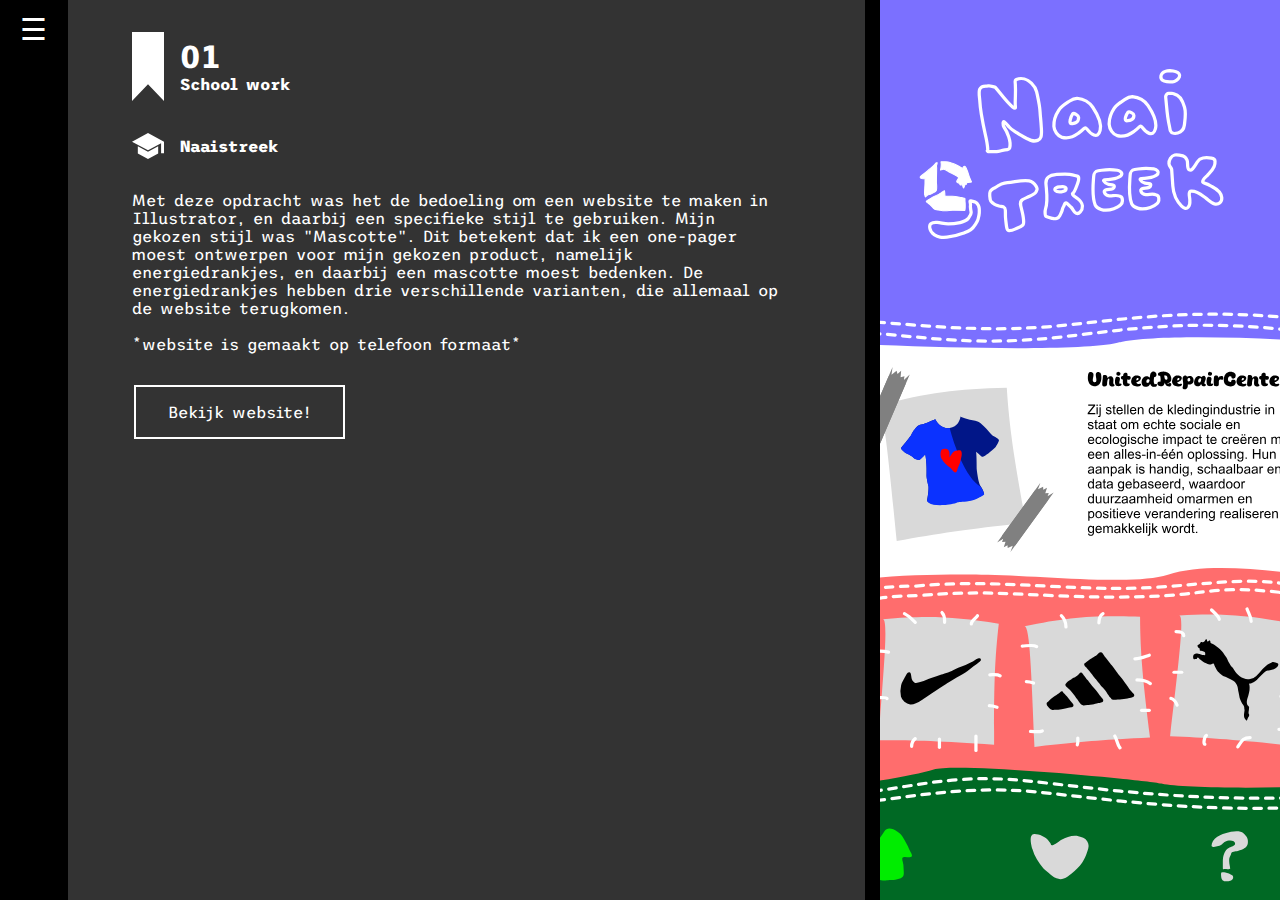
<file: naaistreek.html>
<!DOCTYPE html>
<html lang="en">
  <head>
    <meta charset="UTF-8" />
    <meta name="viewport" content="width=device-width, initial-scale=1.0" />
    <title>Portfolio | Rick Beukman</title>
    <link rel="icon" type="image/x-icon" href="./img/websiteicon.png">
    <link rel="stylesheet" href="./css/style.css" />
    <link href="https://fonts.googleapis.com/css2?family=Trispace:wght@100..800&display=swap" rel="stylesheet">
    
  </head>
  <body>
    <main>
      <div id="mySidenav" class="sidenav">
        <a class="closebtn" onclick="closeNav()">&times;</a>
        <a href="index.html">HO - Home</a>
        <br />
        <a href="naaistreek.html">01 - Naaistreek</a>
        <a href="bvbkit.html">02 - Dortmund</a>
        <a href="padel.html">03 - Padel</a>
        <a href="energy.html">04 - Rick's Energy</a>
        <a href="boekenapp.html">05 - Kinderboeken app</a>
        <a href="deside.html">06 - Deside. podcast</a>
        <a href="ekapp.html">07 - EK app</a>
        <a href="hondenapp.html">08 - Honden app</a>
        <a href="jazz.html">09 - Jazz website</a>
        <a href="shirtapp.html">10 - Voetbalshirt app</a>
        <br />
        <a href="about.html">AB - About</a>
        <br ><br/><br ><br/><br/>
        <br/><br/>

      </div>
      <nav class="main-navigation">    
          <span style="font-size:30px;cursor:pointer; color: white; margin-top: 0.4em;" onclick="openNav()">&#9776;</span>
      </nav>

    </div>
      <section class="product-section">
        <div class="product-container">
            <div class="scrollbar2">
                <img class="scrollable-image2" src="img/naaistreekwebsite.svg">
                </div>
            </div>
     
        <div class="content-container">
        <div class="product-title">
            <img class="vaantje" src="icon/title_icon.svg">
            <div class="product-description">
                <h2>01</h2>
                <h3>School work</h3>
            </div>
        </div>

        <div class="product-title">
            <img class="vaantje" src="icon/school_icon.svg">
            <div class="product-description">
                <h3>Naaistreek</h3>
            </div>
        </div>

        <div>
            <p>
                Met deze opdracht was het de bedoeling om een website te maken in Illustrator, en daarbij een specifieke stijl te gebruiken. Mijn gekozen stijl was "Mascotte". Dit betekent dat ik een one-pager moest ontwerpen voor mijn gekozen product, namelijk energiedrankjes, en daarbij een mascotte moest bedenken. De energiedrankjes hebben drie verschillende varianten, die allemaal op de website terugkomen. <br><br>*website is gemaakt op telefoon formaat*
            </p>
            <a href="https://rickbkmn.github.io/naaistreek/" class="button" target="_blank">Bekijk website!</a>
        </div>
    </div>
      </section>
      
    </div>
    </main>
    <script src="script.js"></script>
  </body>
</html>
</file>
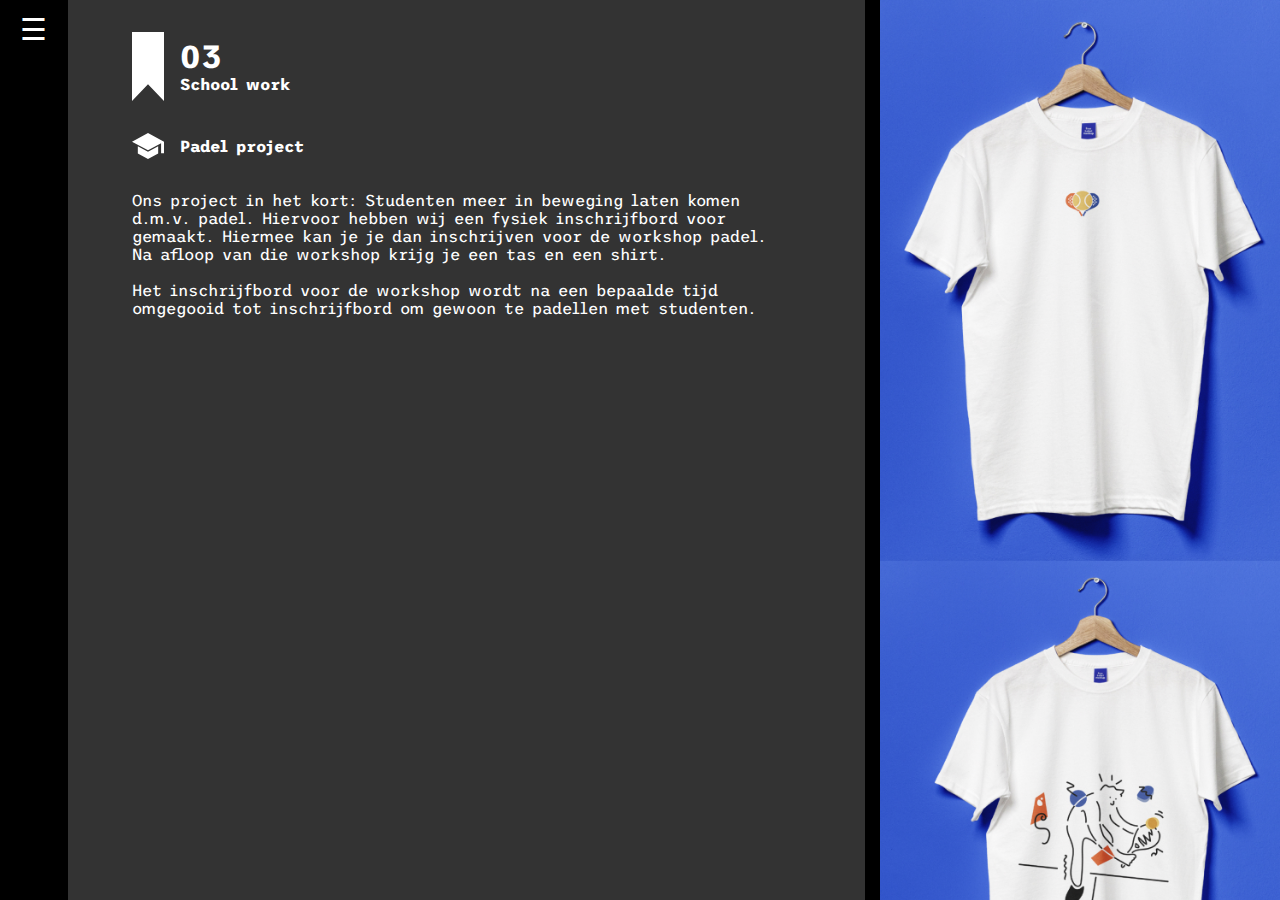
<file: padel.html>
<!DOCTYPE html>
<html lang="en">
  <head>
    <meta charset="UTF-8" />
    <meta name="viewport" content="width=device-width, initial-scale=1.0" />
    <title>Portfolio | Rick Beukman</title>
    <link rel="icon" type="image/x-icon" href="./img/websiteicon.png">
    <link rel="stylesheet" href="./css/style.css" />
    <link href="https://fonts.googleapis.com/css2?family=Trispace:wght@100..800&display=swap" rel="stylesheet">
    
  </head>
  <body>
    <main>
      <div id="mySidenav" class="sidenav">
        <a class="closebtn" onclick="closeNav()">&times;</a>
        <a href="index.html">HO - Home</a>
        <br />
        <a href="naaistreek.html">01 - Naaistreek</a>
        <a href="bvbkit.html">02 - Dortmund</a>
        <a href="padel.html">03 - Padel</a>
        <a href="energy.html">04 - Rick's Energy</a>
        <a href="boekenapp.html">05 - Kinderboeken app</a>
        <a href="deside.html">06 - Deside. podcast</a>
        <a href="ekapp.html">07 - EK app</a>
        <a href="hondenapp.html">08 - Honden app</a>
        <a href="jazz.html">09 - Jazz website</a>
        <a href="shirtapp.html">10 - Voetbalshirt app</a>
        <br />
        <a href="about.html">AB - About</a>
        <br ><br/><br ><br/><br/>
        <br/><br/>

      </div>
  <nav class="main-navigation">    
      <span style="font-size:30px;cursor:pointer; color: white; margin-top: 0.4em;" onclick="openNav()">&#9776;</span>
  </nav>

    </div>
      <section class="product-section">
        <div class="product-container">
            <div class="scrollbar">
                <img class="scrollable-image" src="img/padelshirts.svg">
                </div>
            </div>
     
        <div class="content-container">
        <div class="product-title">
            <img class="vaantje" src="icon/title_icon.svg">
            <div class="product-description">
                <h2>03</h2>
                <h3>School work</h3>
            </div>
        </div>

        <div class="product-title">
            <img class="vaantje" src="icon/school_icon.svg">
            <div class="product-description">
                <h3>Padel project</h3>
            </div>
        </div>

        <div>
            <p>
              Ons project in het kort: Studenten meer in beweging laten komen d.m.v. padel. Hiervoor hebben wij een fysiek inschrijfbord voor gemaakt. Hiermee kan je je dan inschrijven voor de workshop padel. Na afloop van die workshop krijg je een tas en een shirt. 
              <br><br>
              Het inschrijfbord voor de workshop wordt na een bepaalde tijd omgegooid tot inschrijfbord om gewoon te padellen met studenten.
            </p>
        
        </div>
    </div>
      </section>
      
    </div>
    </main>
    <script src="script.js"></script>
  </body>
</html>
</file>
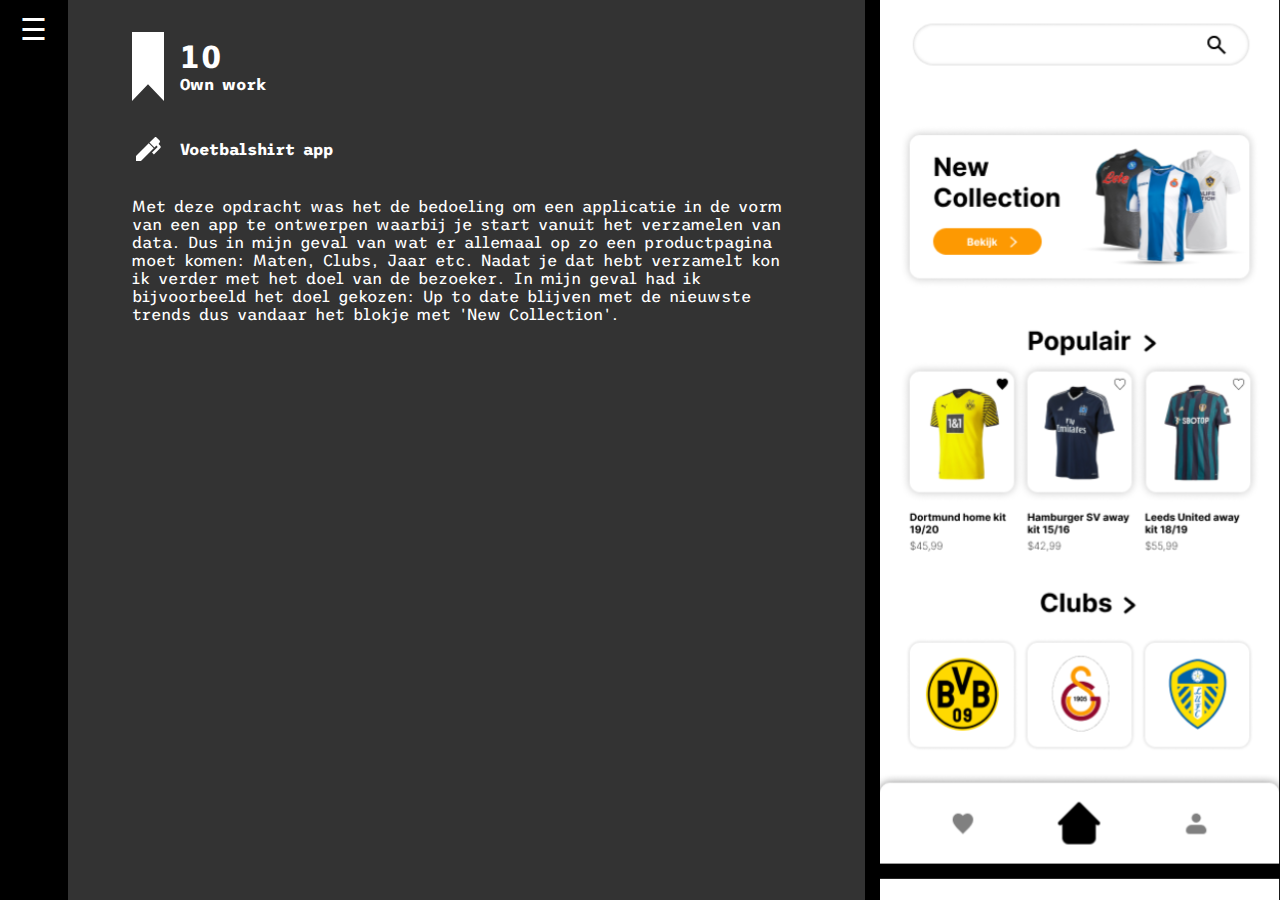
<file: shirtapp.html>
<!DOCTYPE html>
<html lang="en">
  <head>
    <meta charset="UTF-8" />
    <meta name="viewport" content="width=device-width, initial-scale=1.0" />
    <title>Portfolio | Rick Beukman</title>
    <link rel="icon" type="image/x-icon" href="./img/websiteicon.png">
    <link rel="stylesheet" href="./css/style.css" />
    <link href="https://fonts.googleapis.com/css2?family=Trispace:wght@100..800&display=swap" rel="stylesheet">
    
  </head>
  <body>
    <main>
      <div id="mySidenav" class="sidenav">
        <a class="closebtn" onclick="closeNav()">&times;</a>
        <a href="index.html">HO - Home</a>
        <br />
        <a href="naaistreek.html">01 - Naaistreek</a>
        <a href="bvbkit.html">02 - Dortmund</a>
        <a href="padel.html">03 - Padel</a>
        <a href="energy.html">04 - Rick's Energy</a>
        <a href="boekenapp.html">05 - Kinderboeken app</a>
        <a href="deside.html">06 - Deside. podcast</a>
        <a href="ekapp.html">07 - EK app</a>
        <a href="hondenapp.html">08 - Honden app</a>
        <a href="jazz.html">09 - Jazz website</a>
        <a href="shirtapp.html">10 - Voetbalshirt app</a>
        <br />
        <a href="about.html">AB - About</a>
        <br ><br/><br ><br/><br/>
        <br/><br/>

      </div>
      <nav class="main-navigation">    
          <span style="font-size:30px;cursor:pointer; color: white; margin-top: 0.4em;" onclick="openNav()">&#9776;</span>
      </nav>

    </div>
      <section class="product-section">
        <div class="product-container">
          <div class="scrollbar">
              <img class="scrollable-image" src="img/Group 110.svg">
              </div>
          </div>
     
        <div class="content-container">
        <div class="product-title">
            <img class="vaantje" src="icon/title_icon.svg">
            <div class="product-description">
                <h2>10</h2>
                <h3>Own work</h3>
            </div>
        </div>

        <div class="product-title">
            <img class="vaantje" src="icon/work_icon.svg">
            <div class="product-description">
                <h3>Voetbalshirt app</h3>
            </div>
        </div>

        <div>
          <p>
              Met deze opdracht was het de bedoeling om een applicatie in de vorm van een app te ontwerpen waarbij je start vanuit het verzamelen van data. Dus in mijn geval van wat er allemaal op zo een productpagina moet komen: Maten, Clubs, Jaar etc. Nadat je dat hebt verzamelt kon ik verder met het doel van de bezoeker. In mijn geval had ik bijvoorbeeld het doel gekozen: Up to date blijven met de nieuwste trends dus vandaar het blokje met 'New Collection'.
      </div>
  </div>
        
    </div>
      </section>
      
    </div>
    </main>
    <script src="script.js"></script>
  </body>
</html>
</file>
<file: css/style.css>
body {
  margin: 0;
  padding: 0;
  background-color: #333;
}

main {
  display: flex;
  flex-direction: row;
  position: relative;
}

a {
  text-decoration: none;
}

p {
  font-family: Trispace;
  color: white;
  margin: 0;
}

h2 {
  font-family: Trispace;
  color: white;
  font-size: 2rem;
  margin: 0;
}

h3 {
  font-family: Trispace;
  color: white;
  font-size: 1rem;
  margin: 0;
  text-decoration: none;
}

.blok2,
.blok4 {
  background-color: #353535;
}

.blok {
  width: 25%;
  height: 100vh;
  position: relative;
  display: flex;
  flex-direction: column;
  justify-content: space-between;
  background-color: transparent;
  transition: background-color 0.2s ease-in-out;
}

.blok:hover {
  background-color: rgba(255, 255, 255, 0.178);
}

.title {
  display: flex;
  flex-direction: column;
}

.title-container {
  width: fit-content;
  margin-left: 2rem;
  display: flex;
  align-items: center;
  gap: 1rem;
  margin-top: 1rem;
  z-index: 1;
}

.plaatje {
  margin-top: 3rem;
  margin-right: 0rem;
  float: right;
  height: 25rem;
}

.plaatje-container {
  position: absolute;
  width: 100%;
  height: auto;
  margin-top: 5rem;
}

.project-icon {
  width: 2rem;
}

.schaduw {
  margin-top: 3rem;
  margin-right: 0rem;
  float: right;
  height: 4rem;
}

.main-navigation {
  width: 5rem;
  height: 100vh;
  background-color: #000000;
  align-items: center;
  display: flex;
  flex-direction: column;
}

.img-menu {
  padding: 1rem;
  margin-top: 1rem;
  width: 3rem;
}

.title-down {
  align-items: center;
  display: flex;
  flex-direction: column;
  margin-top: 0;
  margin: auto;
  z-index: 1;
}

.sidenav {
  height: 100%;
  width: 30rem;
  position: fixed;
  z-index: 2;
  top: 0;
  left: -100%;
  overflow-x: hidden;
  transition: 0.5s;
  padding-top: 60px;
  background-image: linear-gradient(
    90deg,
    rgb(0, 0, 0) 0%,
    rgb(0, 0, 0) 40%,
    rgba(0, 212, 255, 0%) 100%
  );
}

.sidenav a {
  padding: 8px 8px 8px 32px;
  text-decoration: none;
  font-size: 25px;
  color: #818181;
  display: block;
  transition: 0.3s;
}

.sidenav a:hover {
  color: #f1f1f1;
}

.sidenav .closebtn {
  position: absolute;
  top: 0;
  font-size: 3rem;
}

.sidenav .closebtn:hover {
  color: rgb(255, 35, 35); /* Kleur verandert naar rood bij hover */
  cursor: pointer;
}

@media screen and (max-height: 450px) {
  .sidenav {
    padding-top: 15px;
  }
  .sidenav a {
    font-size: 18px;
  }
}

a {
  font-family: Trispace;
  color: white;
  font-size: 0.5rem;
}

.product-title {
  display: flex;
  flex-direction: row;
  margin-top: 0;
  gap: 1rem;
  align-items: center;
}

.vaantje {
  width: 2rem;
  height: fit-content;
}

.product-description {
  display: flex;
  flex-direction: column;
}

.product-section {
  width: 100%;
  padding: 2rem 4rem 0 4rem;
  position: relative;
}

.content-container {
  display: flex;
  flex-direction: column;
  gap: 2rem;
  width: 60%;
}

.product-container {
  position: fixed; /* Gebruik 'fixed' in plaats van 'absolute' om de container aan het scherm te binden */
  top: 0;
  right: 0;
  width: 25rem;
  height: 100vh; /* Gebruik '100vh' voor volledige hoogte van het scherm */
  background-color: rgb(0, 0, 0); /* Optioneel, voor duidelijkheid */
  box-shadow: -15px 0 0 0 black;
}

.scrollbar {
  height: 100%;
  width: 100%;
  overflow-y: auto; /* Zorg ervoor dat de scrollbalk correct werkt */
}

.scrollable-image {
  width: 100%; /* Afbeelding vult de breedte van de container */
  height: auto; /* Houd de verhoudingen van de afbeelding correct */
}

.scrollable-image2 {
  height: 100%; /* Afbeelding vult de breedte van de container */
  width: 100%; /* Houd de verhoudingen van de afbeelding correct */
  object-fit: cover;
}

.scrollbar2 {
  height: 100vh;
  width: 100%;
  overflow-y: auto; /* Zorg ervoor dat de scrollbalk correct werkt */
}

.button {
  background-color: #333;
  color: rgb(255, 255, 255);
  border: 2px solid #ffffff;
  padding: 16px 32px;
  text-align: center;
  text-decoration: none;
  display: inline-block;
  font-size: 16px;
  margin: 4px 2px;
  transition-duration: 0.4s;
  cursor: pointer;
  font-family: Trispace;
  margin-top: 2rem;
}

.button:hover {
  background-color: #ffffff;
  color: #333;
}

.product-container2 {
  position: fixed; /* Gebruik 'fixed' in plaats van 'absolute' om de container aan het scherm te binden */
  top: 0;
  right: 0;
  width: 25rem;
  height: 100vh; /* Gebruik '100vh' voor volledige hoogte van het scherm */
}

#blok1 {
  cursor: pointer;
}
</file>
